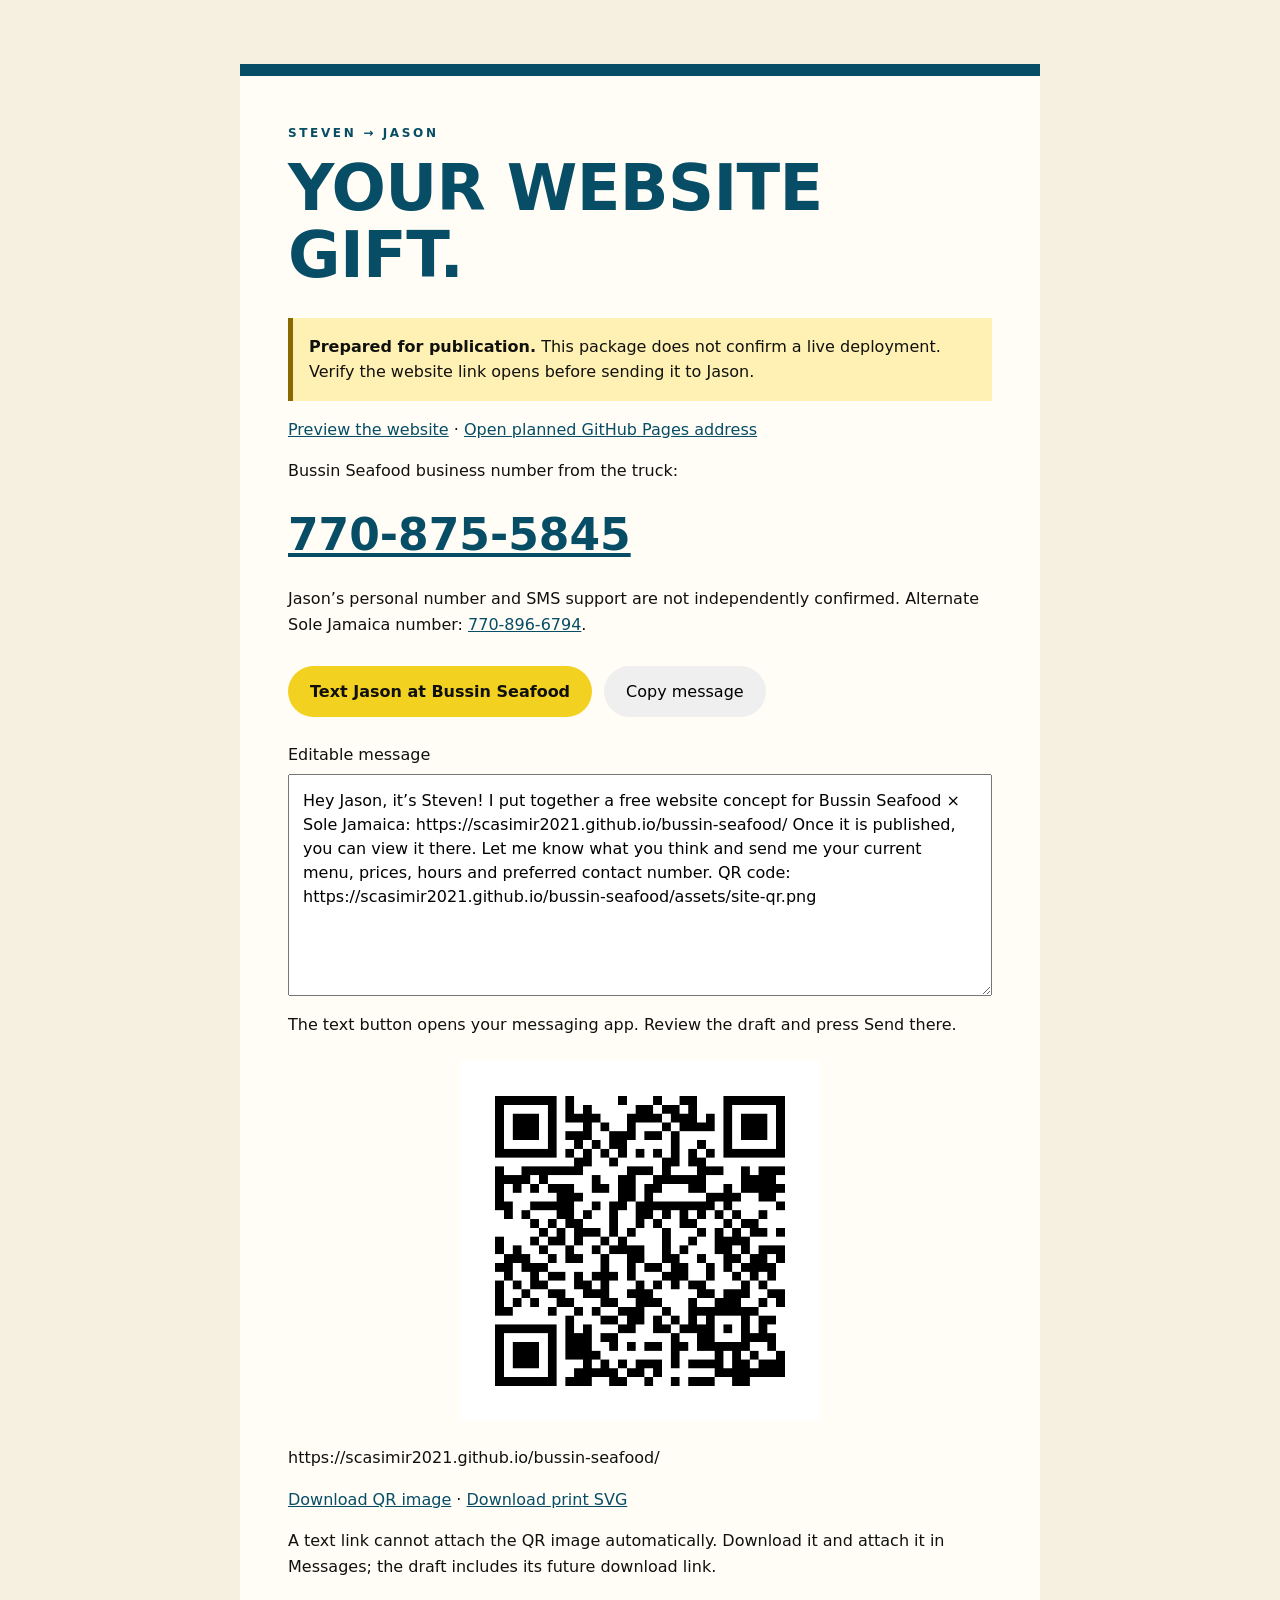
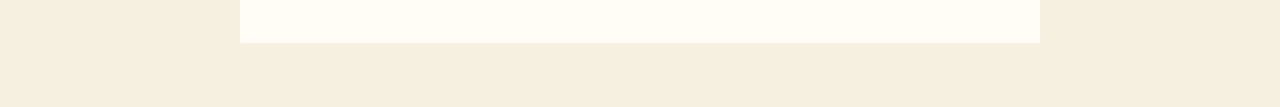
<file: share.html>
<!doctype html>
<html lang="en"><head><meta charset="utf-8"><meta name="viewport" content="width=device-width, initial-scale=1"><meta name="robots" content="noindex"><title>Share with Jason · Bussin Seafood</title><link rel="stylesheet" href="styles.css"></head>
<body class="share-page"><main class="share-card"><p class="eyebrow dark">STEVEN → JASON</p><h1>Your website gift.</h1>
<p class="launch-note"><strong>Prepared for publication.</strong> This package does not confirm a live deployment. Verify the website link opens before sending it to Jason.</p>
<p><a href="index.html">Preview the website</a> · <a href="https://scasimir2021.github.io/bussin-seafood/">Open planned GitHub Pages address</a></p>
<p>Bussin Seafood business number from the truck:</p><p class="phone"><a href="tel:+17708755845">770-875-5845</a></p>
<p>Jason’s personal number and SMS support are not independently confirmed. Alternate Sole Jamaica number: <a href="tel:+17708966794">770-896-6794</a>.</p>
<div class="actions"><a id="text-jason" class="btn primary" href="sms:+17708755845?body=Hey%20Jason%2C%20it%E2%80%99s%20Steven%21%20I%20put%20together%20a%20free%20website%20concept%20for%20Bussin%20Seafood%20%C3%97%20Sole%20Jamaica%3A%20https%3A//scasimir2021.github.io/bussin-seafood/%20Once%20it%20is%20published%2C%20you%20can%20view%20it%20there.%20Let%20me%20know%20what%20you%20think%20and%20send%20me%20your%20current%20menu%2C%20prices%2C%20hours%20and%20preferred%20contact%20number.%20QR%20code%3A%20https%3A//scasimir2021.github.io/bussin-seafood/assets/site-qr.png">Text Jason at Bussin Seafood</a><button class="btn" id="copy-message" type="button">Copy message</button></div>
<label for="message">Editable message</label><textarea id="message" rows="8">Hey Jason, it’s Steven! I put together a free website concept for Bussin Seafood × Sole Jamaica: https://scasimir2021.github.io/bussin-seafood/ Once it is published, you can view it there. Let me know what you think and send me your current menu, prices, hours and preferred contact number. QR code: https://scasimir2021.github.io/bussin-seafood/assets/site-qr.png</textarea><p id="share-status" role="status">The text button opens your messaging app. Review the draft and press Send there.</p>
<img class="qr" src="assets/site-qr.png" width="450" height="450" alt="QR code for the planned Bussin Seafood GitHub Pages address">
<p class="url">https://scasimir2021.github.io/bussin-seafood/</p><p><a href="assets/site-qr.png" download>Download QR image</a> · <a href="assets/site-qr.svg" download>Download print SVG</a></p>
<p>A text link cannot attach the QR image automatically. Download it and attach it in Messages; the draft includes its future download link.</p>
</main><script src="share.js"></script></body></html>
</file>
<file: styles.css>
:root{
  --green:#0b5b3c; --green2:#118958; --yellow:#f3d121; --red:#d9462f; --ink:#10110e; --cream:#f5f0df; --paper:#fffdf6; --blue:#2f8bb8;
}
*{box-sizing:border-box}html{scroll-behavior:smooth}body{margin:0;font-family:"DM Sans",system-ui,sans-serif;background:var(--paper);color:var(--ink);overflow-x:hidden}.noise{position:fixed;inset:0;pointer-events:none;opacity:.055;z-index:99;background-image:url("data:image/svg+xml,%3Csvg viewBox='0 0 180 180' xmlns='http://www.w3.org/2000/svg'%3E%3Cfilter id='n'%3E%3CfeTurbulence type='fractalNoise' baseFrequency='.9' numOctaves='3' stitchTiles='stitch'/%3E%3C/filter%3E%3Crect width='100%25' height='100%25' filter='url(%23n)' opacity='.42'/%3E%3C/svg%3E")}.site-header{height:76px;padding:0 clamp(20px,4vw,64px);display:flex;align-items:center;justify-content:space-between;position:sticky;top:0;background:rgba(255,253,246,.92);backdrop-filter:blur(12px);z-index:50;border-bottom:1px solid rgba(0,0,0,.08)}.brand{display:flex;gap:12px;align-items:center;color:inherit;text-decoration:none;line-height:1}.brand-mark{display:grid;place-items:center;width:42px;height:42px;border-radius:50%;background:var(--green);color:var(--yellow);font-family:Anton;font-size:20px;transform:rotate(-5deg)}.brand strong{display:block;font-family:Anton;letter-spacing:.05em;font-size:19px}.brand small{font-size:10px;letter-spacing:.18em;font-weight:700}.site-header nav{display:flex;gap:26px;align-items:center}.site-header nav a{text-decoration:none;color:inherit;font-weight:700;font-size:14px}.nav-cta{background:var(--ink)!important;color:white!important;padding:11px 16px;border-radius:999px}.nav-toggle{display:none;background:none;border:0;font-size:25px}.hero{min-height:720px;background:linear-gradient(120deg,var(--green) 0%,#063c2a 55%,#05231b 100%);color:white;padding:clamp(54px,7vw,100px) clamp(20px,5vw,78px);display:grid;grid-template-columns:1fr 1.08fr;gap:54px;align-items:center;position:relative;overflow:hidden}.hero:after{content:"";position:absolute;width:420px;height:420px;border-radius:50%;background:var(--yellow);right:-210px;top:-180px;opacity:.9}.eyebrow{font-size:12px;font-weight:800;letter-spacing:.22em;color:var(--yellow);margin:0 0 12px}.eyebrow.dark{color:var(--green)}h1,h2,h3{margin-top:0}h1{font-family:Anton;font-weight:400;font-size:clamp(62px,8vw,128px);line-height:.86;letter-spacing:-.01em;margin-bottom:28px;text-transform:uppercase;max-width:750px}h1 em{display:block;font-style:normal;color:var(--yellow)}h2{font-family:Anton;font-weight:400;text-transform:uppercase;font-size:clamp(42px,5vw,74px);line-height:.95;letter-spacing:.01em;margin-bottom:18px}.lede{font-size:clamp(18px,2vw,24px);line-height:1.5;max-width:640px;color:#e5f1ea}.actions{display:flex;gap:12px;flex-wrap:wrap;margin:28px 0}.btn{display:inline-flex;align-items:center;justify-content:center;padding:14px 20px;border-radius:999px;text-decoration:none;font-weight:800;border:2px solid transparent}.btn.primary{background:var(--yellow);color:#17170b}.btn.ghost{border-color:rgba(255,255,255,.55);color:white}.menu-cta .btn.ghost,.section .btn.ghost{color:var(--ink)}.quick-facts{display:flex;flex-wrap:wrap;gap:10px}.quick-facts span{padding:8px 12px;border:1px solid rgba(255,255,255,.18);border-radius:999px;background:rgba(255,255,255,.06);font-size:13px}.hero-media{min-height:540px;position:relative;z-index:2}.hero-card{margin:0;position:absolute;overflow:hidden;border:8px solid var(--cream);box-shadow:0 26px 55px rgba(0,0,0,.35)}.hero-card img{width:100%;height:100%;object-fit:cover;display:block}.hero-main{width:90%;height:74%;right:0;top:4%;transform:rotate(2.5deg)}.hero-float{width:43%;height:43%;left:-2%;bottom:1%;transform:rotate(-6deg);border-color:var(--yellow)}.ticker{background:var(--yellow);overflow:hidden;border-block:2px solid var(--ink);font-family:Anton;font-size:26px;letter-spacing:.04em;white-space:nowrap;padding:13px 0}.ticker div{animation:marquee 18s linear infinite}@keyframes marquee{to{transform:translateX(-45%)}}.section{padding:clamp(70px,8vw,120px) clamp(20px,5vw,78px)}.intro-grid{display:grid;grid-template-columns:1.1fr .9fr;gap:60px;align-items:end}.intro-grid p:last-child{font-size:18px;line-height:1.75;color:#494a43;max-width:660px}.menu-section{background:#10110e;color:white}.section-head{display:flex;justify-content:space-between;gap:30px;align-items:end;margin-bottom:40px}.section-head>p,.tiny-note{max-width:460px;color:#77786e;line-height:1.6}.menu-section .section-head>p{color:#c5c7ba}.menu-grid{display:grid;grid-template-columns:repeat(4,1fr);gap:16px}.menu-card{padding:30px;border:1px solid #30322c;min-height:280px;background:#171814;display:flex;flex-direction:column}.menu-card.featured{background:var(--green);border-color:var(--green)}.menu-card h3{font-family:Anton;font-size:34px;font-weight:400;text-transform:uppercase;margin:12px 0}.menu-card p{color:#c9cbbe;line-height:1.6;flex:1}.menu-kicker{font-size:11px;letter-spacing:.18em;color:var(--yellow);font-weight:800}.tag{font-size:12px;font-weight:700;color:#fff;border-top:1px solid rgba(255,255,255,.14);padding-top:16px}.menu-cta{margin-top:20px;background:var(--cream);color:var(--ink);padding:20px 22px;display:flex;justify-content:space-between;gap:20px;align-items:center}.menu-cta div{display:flex;flex-direction:column}.menu-cta span{color:#64655d;font-size:14px}.services{background:var(--cream)}.service-grid{display:grid;grid-template-columns:repeat(4,1fr);gap:1px;background:#c9c5b5;border:1px solid #c9c5b5}.service-grid article{background:var(--cream);padding:28px;min-height:270px}.service-grid b{font-family:Anton;font-size:48px;color:var(--green2)}.service-grid h3{font-family:Anton;font-size:30px;text-transform:uppercase;margin:20px 0 8px}.service-grid p{color:#55574e;line-height:1.6}.gallery{background:#071f17;color:white}.gallery .section-head>p{color:#b8c5be}.gallery-grid{display:grid;grid-template-columns:1.3fr .7fr;grid-template-rows:260px 260px;gap:12px}.gallery-item{border:0;padding:0;background:none;cursor:zoom-in;overflow:hidden}.gallery-item.wide{grid-row:span 2}.gallery-item img{width:100%;height:100%;object-fit:cover;display:block;transition:transform .35s}.gallery-item:hover img{transform:scale(1.025)}.review-wrap{display:grid;grid-template-columns:1.2fr .8fr;gap:60px;align-items:center}.review-card{background:var(--yellow);padding:clamp(34px,5vw,68px);transform:rotate(-1deg);box-shadow:14px 14px 0 var(--ink)}.quote-mark{font-family:Georgia;font-size:100px;line-height:.5}.review-card blockquote{font-family:Anton;text-transform:uppercase;font-size:clamp(32px,4vw,56px);line-height:1.04;margin:12px 0 30px}.review-card p{font-weight:800}.review-side p{font-size:18px;line-height:1.7;color:#55574e}.contact{background:var(--green);color:white;display:grid;grid-template-columns:.8fr 1.2fr;gap:60px}.contact>div>p:last-child{color:#c9ded3;line-height:1.6}.contact-cards{display:grid;gap:14px}.contact-cards a{display:flex;flex-direction:column;text-decoration:none;color:var(--ink);background:var(--paper);padding:24px;border-left:10px solid var(--yellow)}.contact-cards a:nth-child(2){border-left-color:var(--red)}.contact-cards small{font-weight:800;letter-spacing:.18em}.contact-cards strong{font-family:Anton;font-size:42px;letter-spacing:.03em}.contact-cards span{color:#66695f}.socials{display:grid;grid-template-columns:.7fr 1.3fr;gap:50px}.social-links{display:grid;grid-template-columns:1fr 1fr;gap:12px}.social-links a{padding:18px;background:var(--ink);color:white;text-decoration:none;font-weight:800}.social-note{grid-column:2;color:#72746b;font-size:13px;line-height:1.6}footer{display:flex;justify-content:space-between;gap:20px;padding:22px clamp(20px,5vw,78px);background:#050604;color:#c4c7bb;font-size:12px;flex-wrap:wrap}dialog{border:0;padding:0;background:transparent;max-width:min(95vw,1200px)}dialog::backdrop{background:rgba(0,0,0,.86)}dialog img{max-width:100%;max-height:88vh;display:block;border:7px solid white}dialog button{position:absolute;right:-5px;top:-44px;border:0;background:var(--yellow);width:38px;height:38px;font-size:26px;cursor:pointer}
@media(max-width:960px){.site-header nav{display:none;position:absolute;top:76px;left:0;right:0;background:var(--paper);padding:24px;flex-direction:column;border-bottom:1px solid #ddd}.site-header nav.open{display:flex}.nav-toggle{display:block}.hero{grid-template-columns:1fr;min-height:auto}.hero-media{min-height:500px}.intro-grid,.review-wrap,.contact,.socials{grid-template-columns:1fr}.menu-grid,.service-grid{grid-template-columns:1fr 1fr}.social-note{grid-column:1}.gallery-grid{grid-template-columns:1fr;grid-template-rows:auto}.gallery-item,.gallery-item.wide{grid-row:auto;height:320px}}
@media(max-width:620px){.hero{padding-top:54px}.hero-media{min-height:360px}.hero-main{width:95%;height:70%}.hero-float{width:52%;height:44%}.menu-grid,.service-grid,.social-links{grid-template-columns:1fr}.menu-cta,.section-head{align-items:flex-start;flex-direction:column}.gallery-item,.gallery-item.wide{height:230px}.contact-cards strong{font-size:32px}.review-card{box-shadow:8px 8px 0 var(--ink)}footer{flex-direction:column}}
/* Launch accessibility and sharing additions. */
:focus-visible{outline:3px solid #2f8bb8;outline-offset:4px}
.skip-link{position:fixed;top:8px;left:8px;z-index:100;background:white;color:#10110e;padding:12px;transform:translateY(-180%)}
.skip-link:focus{transform:none}
section[id],main[id]{scroll-margin-top:90px}
dialog{padding-top:48px}dialog button{top:4px;right:4px;min-width:44px;min-height:44px}
.nav-toggle{min-width:44px;min-height:44px;cursor:pointer}
.share-page{background:var(--cream);padding:clamp(16px,5vw,64px)}
.share-card{max-width:800px;margin:auto;background:var(--paper);padding:clamp(20px,5vw,48px);border-top:12px solid var(--green)}
.share-card h1{font-family:system-ui,sans-serif;font-size:clamp(36px,7vw,64px);line-height:1.05;color:var(--green)}
.share-card p{line-height:1.6}.share-card a{color:var(--green)}.share-card a.btn{color:var(--ink)}
.share-card .phone{font-size:clamp(28px,6vw,44px);font-weight:800;margin:12px 0}
.share-card textarea{display:block;width:100%;font:inherit;padding:14px;margin-top:10px;line-height:1.5;resize:vertical}
.share-card button{font:inherit;cursor:pointer}.share-card .qr{display:block;width:min(100%,360px);height:auto;margin:24px auto}
.share-card .url{overflow-wrap:anywhere}.launch-note{padding:16px;background:#fff0b3;border-left:5px solid #8a6900}
@media(prefers-reduced-motion:reduce){html{scroll-behavior:auto}.ticker div{animation:none}.gallery-item img{transition:none}}
@media print{.share-page{padding:0}.share-card{max-width:none}.share-card .actions,textarea,label,#share-status{display:none}}

/* Independent Bussin Seafood identity and accessible interactions. */
:root{--green:#064d65;--green2:#064d65}
h1,h2,h3,.brand strong,.brand-mark,.ticker,.menu-card h3,.service-grid b,.service-grid h3,.contact-cards strong{font-family:Impact,"Arial Narrow",system-ui,sans-serif;font-weight:800}
.hero{background:linear-gradient(125deg,#064d65,#081c23)}
.hero-main{width:100%;height:90%;top:5%}
.hero-card img{object-fit:contain;background:#101d20}
.menu-grid{grid-template-columns:repeat(2,minmax(0,1fr))}
.gallery-grid{display:block}.gallery-item.wide{width:100%;height:auto}.gallery-item img{max-height:650px;object-fit:contain}
.skip-link{position:fixed;top:-100px;left:12px;z-index:100;background:white;color:black;padding:12px}.skip-link:focus{top:12px}
:focus-visible{outline:3px solid #d9462f;outline-offset:4px}section,main{scroll-margin-top:90px}
dialog button{top:10px;right:10px}.section-head,.hero-copy,.contact-cards{min-width:0}.social-links a{overflow-wrap:anywhere}
@media(max-width:620px){.menu-grid{grid-template-columns:1fr}h1{font-size:clamp(44px,12vw,74px)}.brand strong{font-size:17px}.hero-media{min-height:270px}}
@media(prefers-reduced-motion:reduce){html{scroll-behavior:auto}*,*::before,*::after{animation:none!important;transition:none!important}}
</file>
